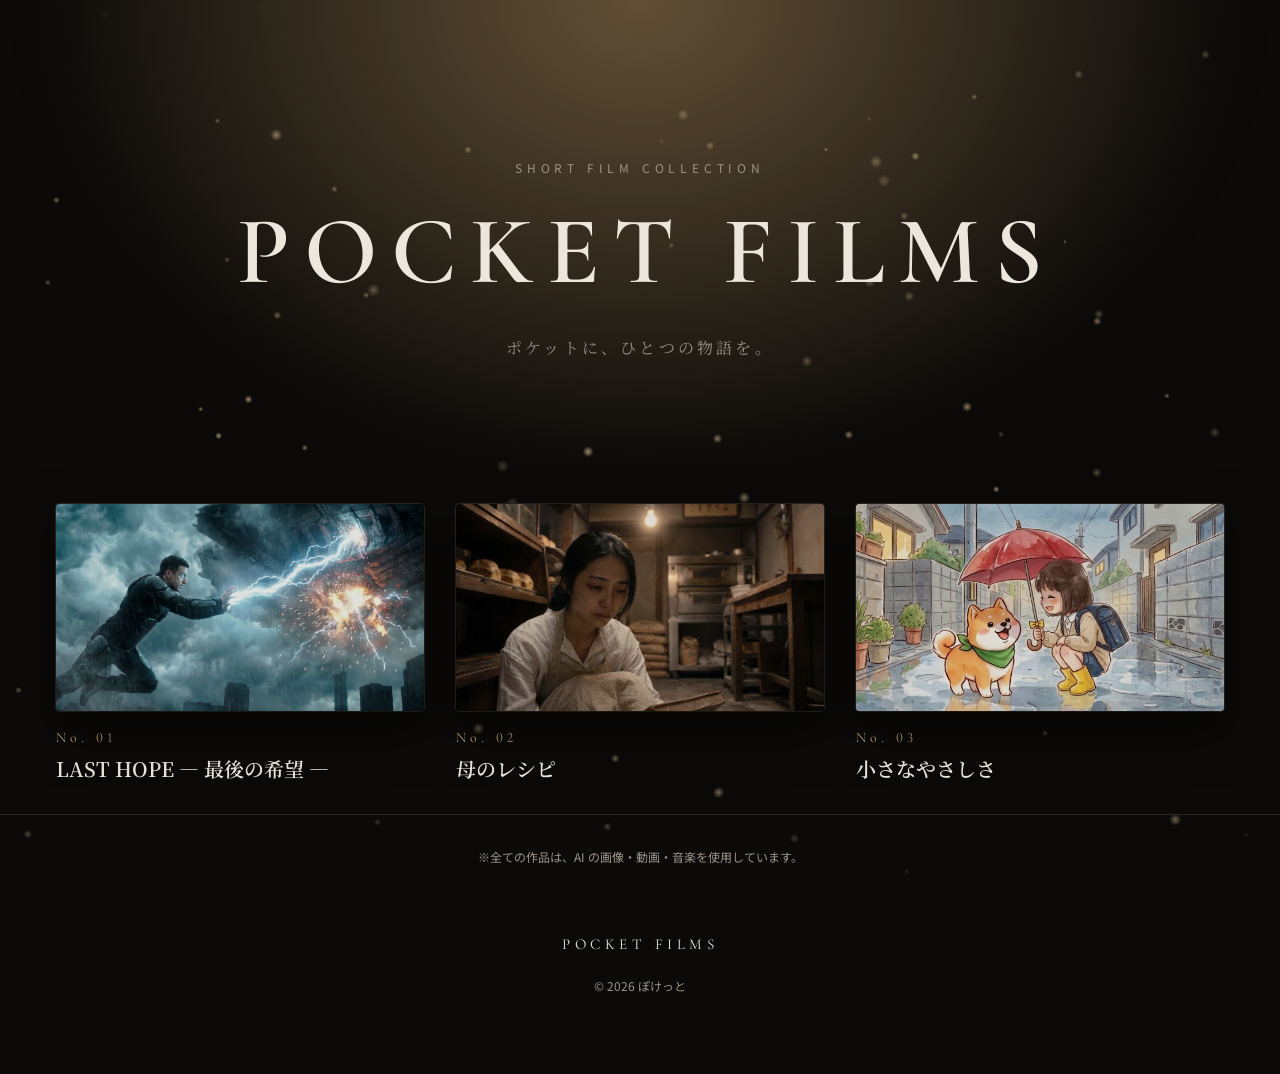
<file: index.html>
<!doctype html>
<html lang="ja">
<head>
<meta charset="utf-8">
<meta name="viewport" content="width=device-width, initial-scale=1, maximum-scale=1">
<title>POCKET FILMS</title>
<meta name="description" content="AI で作った短編映画のコレクション。ポケットに、ひとつの物語を。">
<meta property="og:type" content="website">
<meta property="og:site_name" content="POCKET FILMS">
<meta property="og:title" content="POCKET FILMS">
<meta property="og:description" content="AI で作った短編映画のコレクション。ポケットに、ひとつの物語を。">
<meta property="og:url" content="https://hirohata1219.github.io/short-films/">
<meta property="og:image" content="https://hirohata1219.github.io/short-films/images/og.jpg">
<meta name="twitter:card" content="summary_large_image">
<link rel="icon" href="favicon.svg" type="image/svg+xml">
<link rel="apple-touch-icon" href="apple-touch-icon.png">

<link rel="preconnect" href="https://fonts.googleapis.com">
<link rel="preconnect" href="https://fonts.gstatic.com" crossorigin>
<link href="https://fonts.googleapis.com/css2?family=Cormorant+Garamond:wght@500;600&family=Noto+Serif+JP:wght@400;600&family=Noto+Sans+JP:wght@400;500&display=swap" rel="stylesheet">
<link rel="stylesheet" href="style.css?v=0e4cff88">
</head>
<body>

<canvas class="dust" aria-hidden="true"></canvas>

<header class="hero">
  <p class="eyebrow">SHORT FILM COLLECTION</p>
  <h1>POCKET FILMS</h1>
  <p class="lead">ポケットに、ひとつの物語を。</p>
</header>

<main class="grid">
  <a class="card" href="works/last-hope.html">
    <div class="thumb" style="background-image:url([data-uri])"><img src="images/last-hope.jpg?v=cd52f248" alt="LAST HOPE ― 最後の希望 ― の一場面" loading="lazy"><video src="previews/last-hope.mp4?v=15c67461" muted loop playsinline preload="none" aria-hidden="true"></video></div>
    <p class="no">No. 01</p>
    <h2>LAST HOPE ― 最後の希望 ―</h2>
  </a>
  <a class="card" href="works/haha-no-recipe.html">
    <div class="thumb" style="background-image:url([data-uri])"><img src="images/haha-no-recipe.jpg?v=2d9e8d00" alt="母のレシピ の一場面" loading="lazy"><video src="previews/haha-no-recipe.mp4?v=f7019de9" muted loop playsinline preload="none" aria-hidden="true"></video></div>
    <p class="no">No. 02</p>
    <h2>母のレシピ</h2>
  </a>
  <a class="card" href="works/chiisana-yasashisa.html">
    <div class="thumb" style="background-image:url([data-uri])"><img src="images/chiisana-yasashisa.jpg?v=c703bb4a" alt="小さなやさしさ の一場面" loading="lazy"><video src="previews/chiisana-yasashisa.mp4?v=0739dc7c" muted loop playsinline preload="none" aria-hidden="true"></video></div>
    <p class="no">No. 03</p>
    <h2>小さなやさしさ</h2>
  </a>
</main>

<footer>
  <p class="credit-note">※全ての作品は、AI の画像・動画・音楽を使用しています。</p>
  <p class="mark">POCKET FILMS</p>
  <p>&copy; 2026 ぽけっと</p>
</footer>

<script src="script.js?v=c677a826"></script>
</body>
</html>
</file>
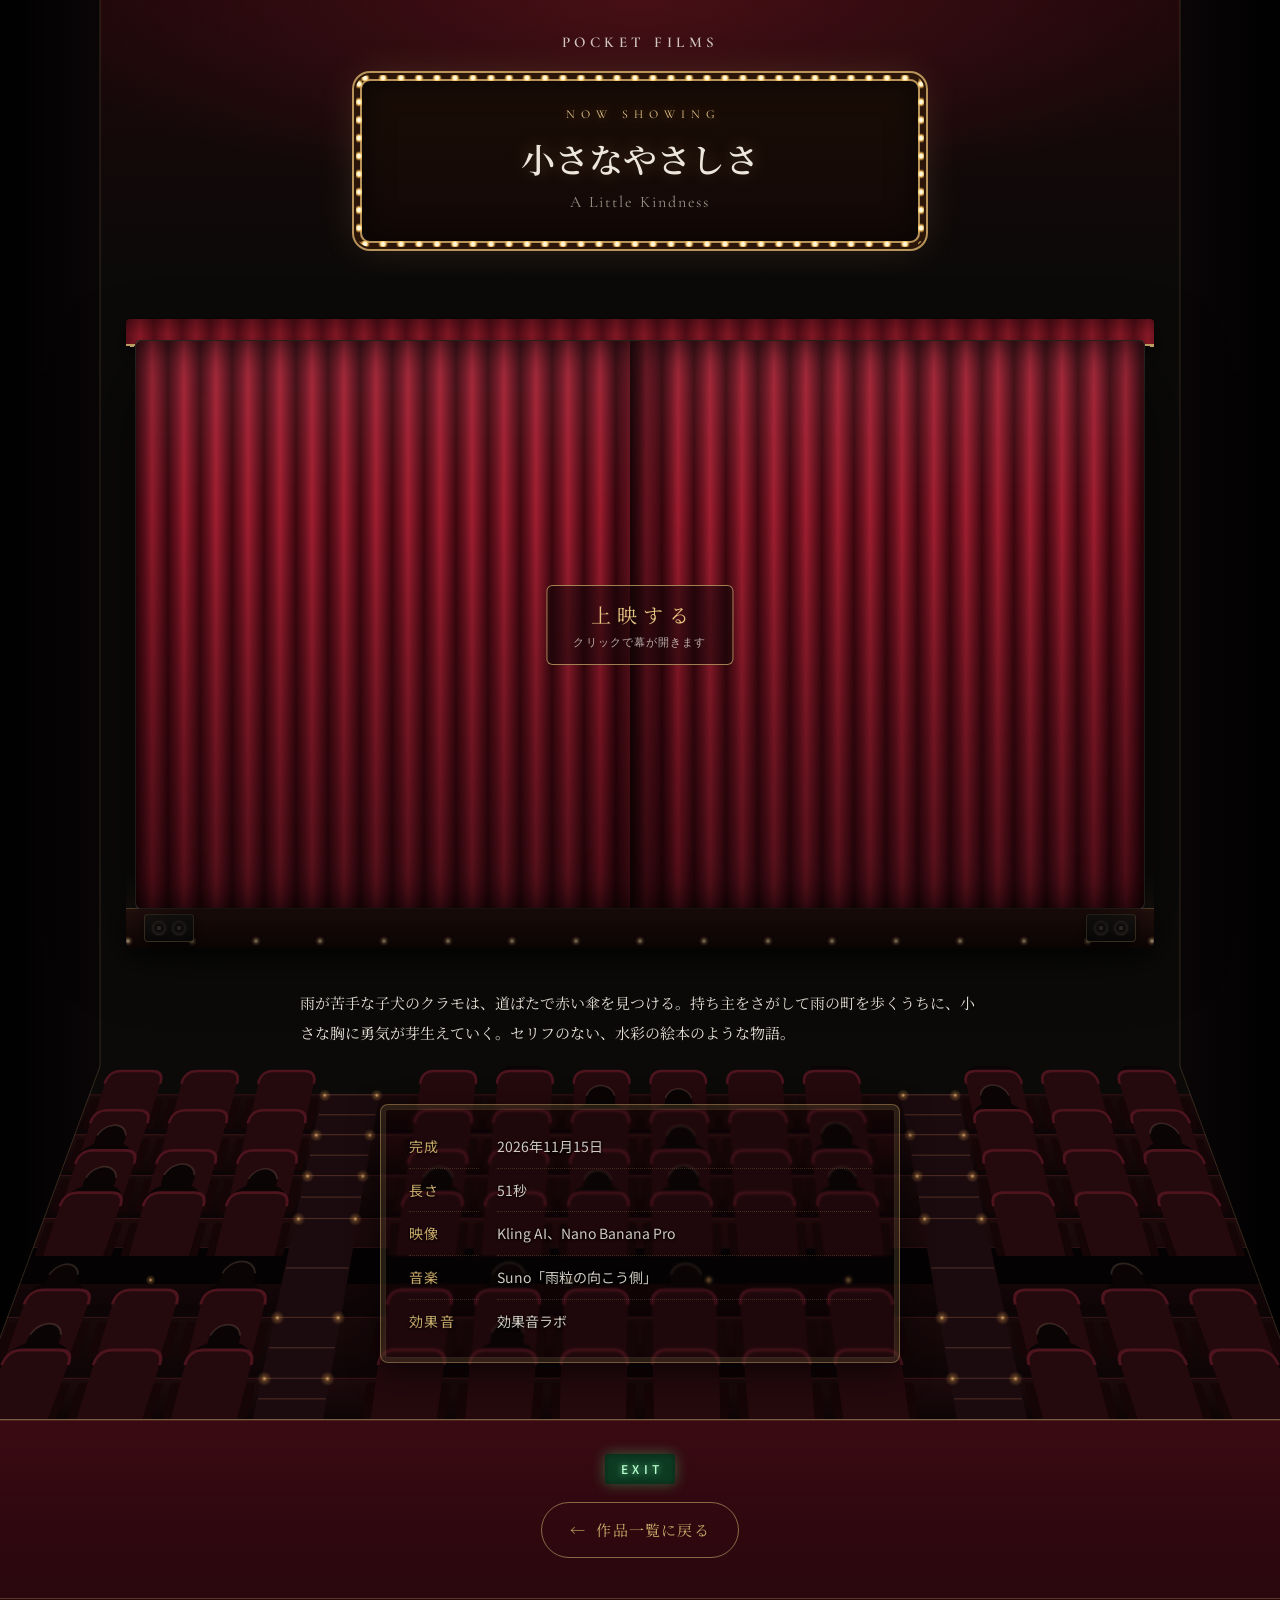
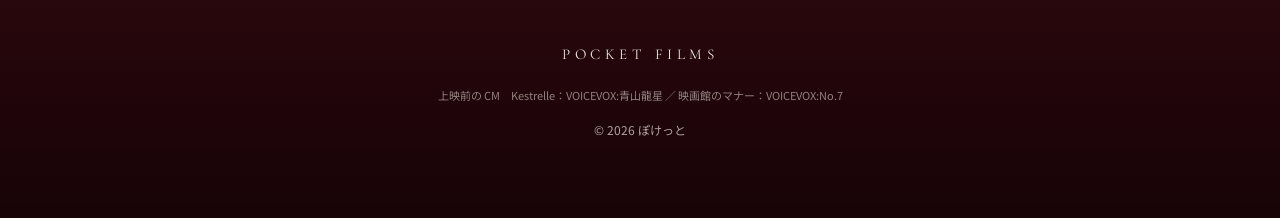
<file: works/chiisana-yasashisa.html>
<!doctype html>
<html lang="ja">
<head>
<meta charset="utf-8">
<meta name="viewport" content="width=device-width, initial-scale=1, maximum-scale=1">
<title>小さなやさしさ | POCKET FILMS</title>
<meta name="description" content="雨が苦手な子犬のクラモは、道ばたで赤い傘を見つける。持ち主をさがして雨の町を歩くうちに、小さな胸に勇気が芽生えていく。セリフのない、水彩の絵本のような物語。">
<meta property="og:type" content="website">
<meta property="og:site_name" content="POCKET FILMS">
<meta property="og:title" content="小さなやさしさ | POCKET FILMS">
<meta property="og:description" content="雨が苦手な子犬のクラモは、道ばたで赤い傘を見つける。持ち主をさがして雨の町を歩くうちに、小さな胸に勇気が芽生えていく。セリフのない、水彩の絵本のような物語。">
<meta property="og:url" content="https://hirohata1219.github.io/short-films/works/chiisana-yasashisa.html">
<meta property="og:image" content="https://hirohata1219.github.io/short-films/images/chiisana-yasashisa.jpg">
<meta name="twitter:card" content="summary_large_image">
<link rel="icon" href="../favicon.svg" type="image/svg+xml">
<link rel="apple-touch-icon" href="../apple-touch-icon.png">

<link rel="preconnect" href="https://fonts.googleapis.com">
<link rel="preconnect" href="https://fonts.gstatic.com" crossorigin>
<link href="https://fonts.googleapis.com/css2?family=Cormorant+Garamond:wght@500;600&family=Noto+Serif+JP:wght@400;600&family=Noto+Sans+JP:wght@400;500&display=swap" rel="stylesheet">
<link href="https://fonts.googleapis.com/css2?family=Zen+Maru+Gothic:wght@700&text=%E3%81%8A%E3%81%97%E3%81%BE%E3%81%84&display=swap" rel="stylesheet">
<link rel="stylesheet" href="../style.css?v=0e4cff88">
</head>
<body class="work-page">


<section class="stage">
  <header class="topbar">
    <a class="logo" href="../index.html">POCKET FILMS</a>
  </header>
  <div class="marquee">
    <p class="now-showing">NOW SHOWING</p>
    <div class="film-head">
        <h1>小さなやさしさ</h1>
        <p class="en">A Little Kindness</p>
    </div>
  </div>
</section>

<main class="film">
  <div class="proscenium">
  <div class="screen-valance" aria-hidden="true"></div>
  <div class="screen">
    <video playsinline preload="metadata" poster="../images/chiisana-yasashisa.jpg" width="1280" height="720" style="aspect-ratio:1280/720" data-ads="../ads/kestrelle.mp4 ../ads/manner.mp4" data-ad-fades="1600 0" data-intro="../intro/pocket-films.mp4" data-film-start="9.8333" data-film-end="60.8333" data-notice-at="1.917" data-end-after="2.0">
      <source src="../films/chiisana-yasashisa.mp4" type="video/mp4">
    </video>
    <button class="tap-layer" type="button" aria-label="再生・一時停止"></button>
    <button class="ad-skip" type="button">CM をスキップ<svg viewBox="0 0 24 24" aria-hidden="true"><path d="M6 6l8.5 6L6 18zM16 6h2v12h-2z"/></svg></button>
    <button class="big-play" type="button" aria-label="再生"><svg viewBox="0 0 24 24" aria-hidden="true"><path d="M8 5v14l11-7z"/></svg></button>
    <button class="sc-curtains" type="button" aria-label="幕を開ける">
      <span class="sc-curtain sc-left" aria-hidden="true"></span>
      <span class="sc-curtain sc-right" aria-hidden="true"></span>
      <span class="sc-hint"><span class="sc-hint-main">上映する</span><span class="sc-hint-sub">クリックで幕が開きます</span></span>
    </button>
    <div class="controls">
      <input class="c-seek" type="range" min="0" max="1000" step="1" value="0" aria-label="再生位置">
      <div class="c-row">
        <span class="c-time c-cur c-left">0:00 / 0:00</span>
        <div class="c-center">
          <button class="c-btn c-skip c-back" type="button" aria-label="5秒戻る"><svg viewBox="0 0 24 24" aria-hidden="true"><path d="M12 5V2L7 6l5 4V7a6 6 0 1 1-6 6H4a8 8 0 1 0 8-8z"/></svg><span>5</span></button>
          <button class="c-btn c-play" type="button" aria-label="再生"><svg class="i-play" viewBox="0 0 24 24" aria-hidden="true"><path d="M8 5v14l11-7z"/></svg><svg class="i-pause" viewBox="0 0 24 24" aria-hidden="true"><path d="M6 5h4v14H6zM14 5h4v14h-4z"/></svg></button>
          <button class="c-btn c-skip c-fwd" type="button" aria-label="5秒進む"><svg viewBox="0 0 24 24" aria-hidden="true"><path d="M12 5V2l5 4-5 4V7a6 6 0 1 0 6 6h2a8 8 0 1 1-8-8z"/></svg><span>5</span></button>
        </div>
        <div class="c-right">
          <button class="c-btn c-icon c-mute" type="button" aria-label="音を消す"><svg class="i-vol" viewBox="0 0 24 24" aria-hidden="true"><path d="M3 9v6h4l5 5V4L7 9H3zm13.5 3A4.5 4.5 0 0 0 14 8v8a4.5 4.5 0 0 0 2.5-4z"/></svg><svg class="i-muted" viewBox="0 0 24 24" aria-hidden="true"><path d="M3 9v6h4l5 5V4L7 9H3zm13.6 0L15 10.4 16.6 12 15 13.6 16.4 15 18 13.4 19.6 15 21 13.6 19.4 12 21 10.4 19.6 9 18 10.6z"/></svg></button>
          <button class="c-btn c-icon c-full" type="button" aria-label="全画面"><svg viewBox="0 0 24 24" aria-hidden="true"><path d="M7 14H5v5h5v-2H7zm-2-4h2V7h3V5H5zm12 7h-3v2h5v-5h-2zM14 5v2h3v3h2V5z"/></svg></button>
        </div>
      </div>
    </div>
    <div data-lead="2.78" data-fade="1.4" class="end-mark em-book" aria-hidden="true"><span class="em-text">おしまい</span><svg class="em-umb" viewBox="0 0 64 64" aria-hidden="true"><path d="M32 8C17 8 6 19 5 31c4-3 8-3 11 0 3-3 8-3 11 0 3-3 7-3 10 0 3-3 8-3 11 0 3-3 8-3 11 0C58 19 47 8 32 8z" fill="#d8453b"/><path d="M32 8c-6 6-8 14-8 23M32 8c6 6 8 14 8 23" stroke="#a52f28" stroke-width="1.6" fill="none" opacity=".7"/><path d="M32 6v3M32 31v20c0 4-6 4-6 0" stroke="#6b4a36" stroke-width="2.6" fill="none" stroke-linecap="round"/></svg></div>
    <div class="credits" data-bang="23.42" data-roll="4.0">
      <div class="cr-roll"><div class="cr-inner">
        <dl class="cr-list"><dt>制作</dt><dd>POCKET FILMS</dd><dt>監督・脚本・編集</dt><dd>ぽけっと</dd><dt>映像生成</dt><dd>Kling AI<br>Nano Banana Pro</dd><dt>音楽</dt><dd>「雨粒の向こう側」</dd><dt>効果音</dt><dd>効果音ラボ</dd><dt>制作協力</dt><dd>Claude Code</dd></dl>
      </div>
      <p class="cr-title" data-at="20.23" data-mode="slow" data-fade="2">小さなやさしさ</p>
      </div>
      <div class="cr-scenes" aria-hidden="true"><img src="../credits/chiisana-yasashisa-1.jpg" alt=""><img src="../credits/chiisana-yasashisa-2.jpg" alt=""><img src="../credits/chiisana-yasashisa-3.jpg" alt=""><img src="../credits/chiisana-yasashisa-4.jpg" alt=""></div>
      <div class="cr-final"><p class="cr-final-c">&copy; 2026&ensp;POCKET FILMS</p></div>
    </div>
  </div>
  <div class="stage-floor" aria-hidden="true">
    <span class="speaker speaker-l"><i></i><i></i></span>
    <span class="speaker speaker-r"><i></i><i></i></span>
  </div>
  </div>
  <div class="info">
      <p class="synopsis">雨が苦手な子犬のクラモは、道ばたで赤い傘を見つける。持ち主をさがして雨の町を歩くうちに、小さな胸に勇気が芽生えていく。セリフのない、水彩の絵本のような物語。</p>
      <dl class="meta">
          <dt>完成</dt><dd>2026年11月15日</dd>
          <dt>長さ</dt><dd>51秒</dd>
          <dt>映像</dt><dd>Kling AI、Nano Banana Pro</dd>
          <dt>音楽</dt><dd>Suno「雨粒の向こう側」</dd>
          <dt>効果音</dt><dd>効果音ラボ</dd>
      </dl>
  </div>
</main>

<div class="seats" aria-hidden="true"></div>


<footer>
  <p class="exit-sign" aria-hidden="true">EXIT</p>
  <p class="footer-back"><a class="back-list" href="../index.html"><span aria-hidden="true">←</span> 作品一覧に戻る</a></p>
  <p class="mark">POCKET FILMS</p>
  <p class="cm-credit">上映前の CM　Kestrelle：VOICEVOX:青山龍星 ／ 映画館のマナー：VOICEVOX:No.7</p>
  <p>&copy; 2026 ぽけっと</p>
</footer>

<script src="../script.js?v=c677a826"></script>
</body>
</html>
</file>
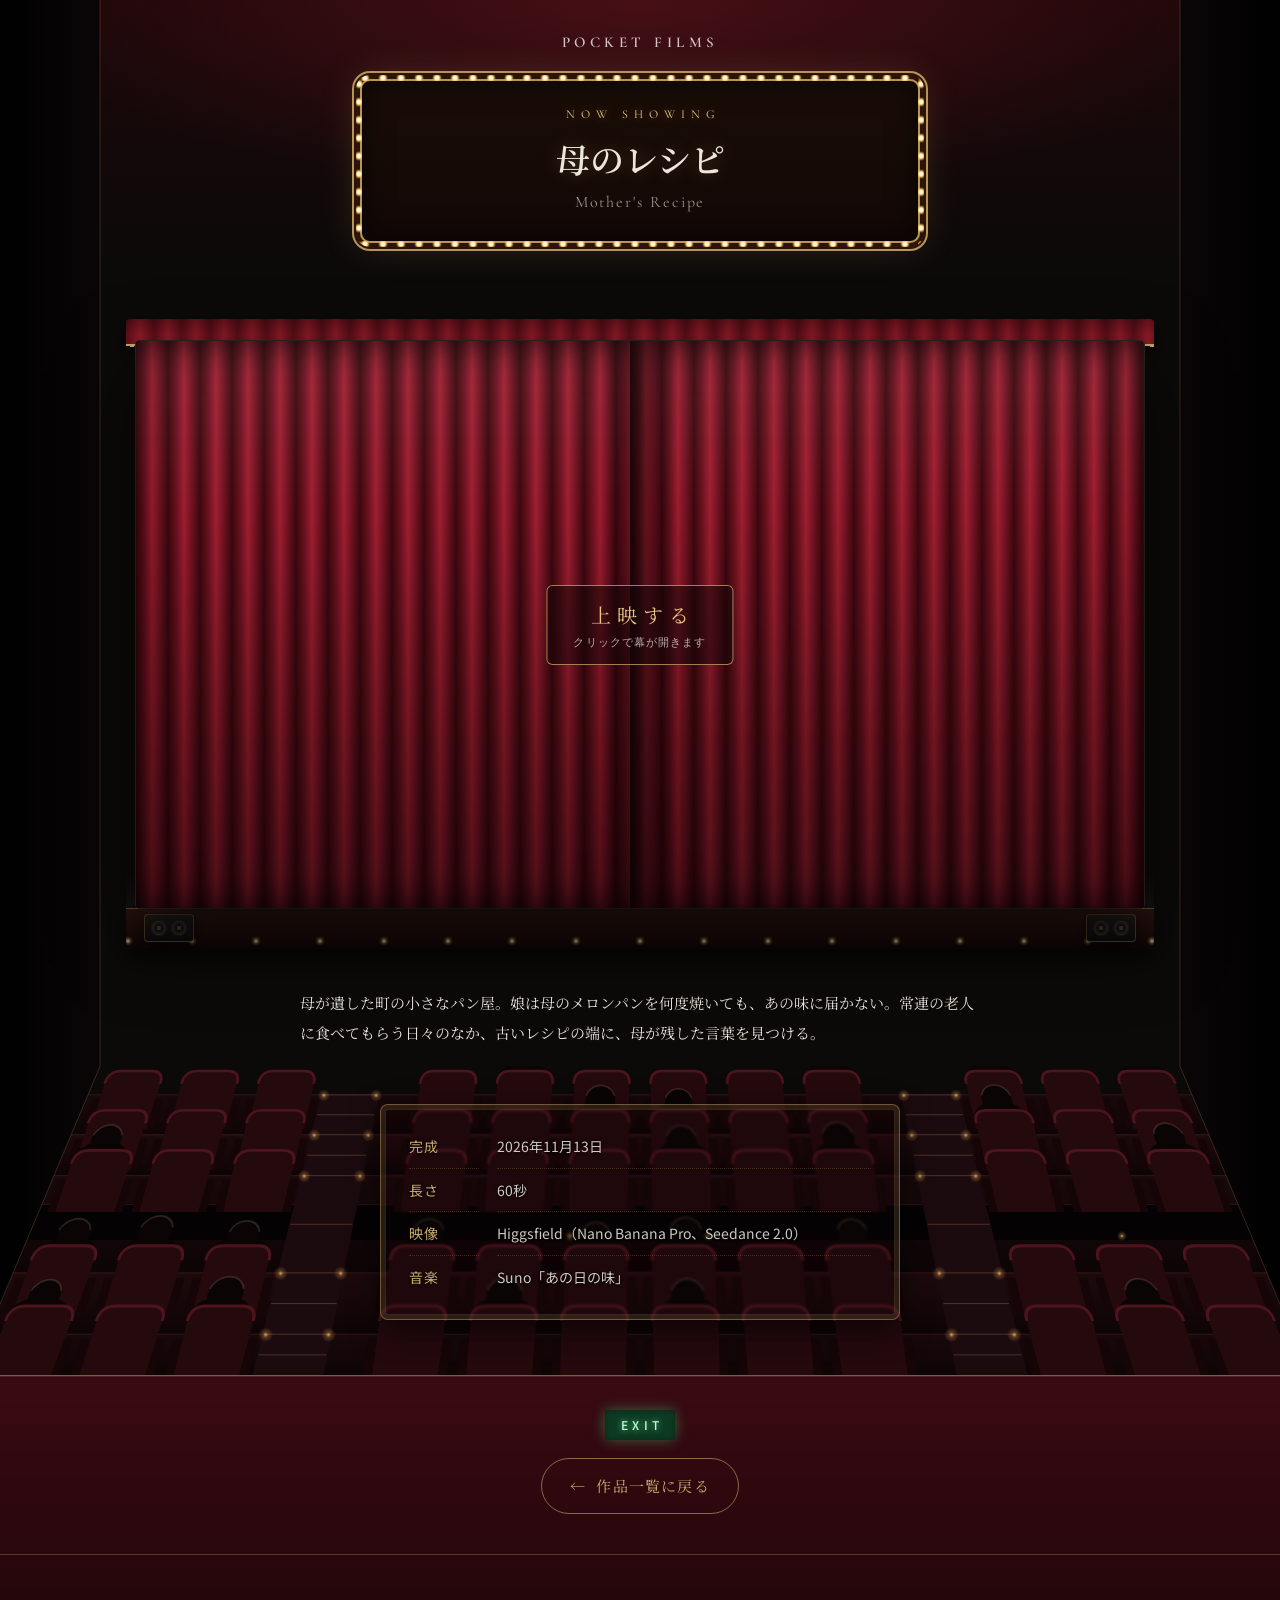
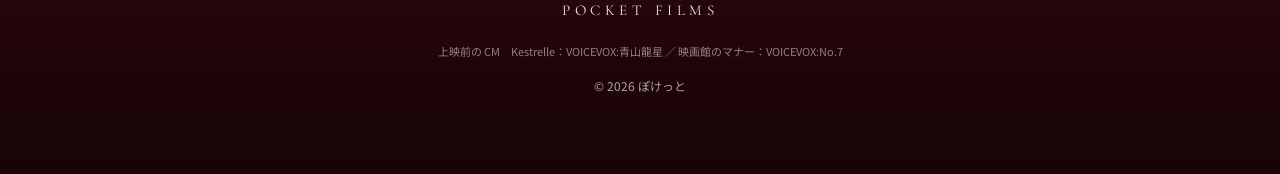
<file: works/haha-no-recipe.html>
<!doctype html>
<html lang="ja">
<head>
<meta charset="utf-8">
<meta name="viewport" content="width=device-width, initial-scale=1, maximum-scale=1">
<title>母のレシピ | POCKET FILMS</title>
<meta name="description" content="母が遺した町の小さなパン屋。娘は母のメロンパンを何度焼いても、あの味に届かない。常連の老人に食べてもらう日々のなか、古いレシピの端に、母が残した言葉を見つける。">
<meta property="og:type" content="website">
<meta property="og:site_name" content="POCKET FILMS">
<meta property="og:title" content="母のレシピ | POCKET FILMS">
<meta property="og:description" content="母が遺した町の小さなパン屋。娘は母のメロンパンを何度焼いても、あの味に届かない。常連の老人に食べてもらう日々のなか、古いレシピの端に、母が残した言葉を見つける。">
<meta property="og:url" content="https://hirohata1219.github.io/short-films/works/haha-no-recipe.html">
<meta property="og:image" content="https://hirohata1219.github.io/short-films/images/haha-no-recipe.jpg">
<meta name="twitter:card" content="summary_large_image">
<link rel="icon" href="../favicon.svg" type="image/svg+xml">
<link rel="apple-touch-icon" href="../apple-touch-icon.png">

<link rel="preconnect" href="https://fonts.googleapis.com">
<link rel="preconnect" href="https://fonts.gstatic.com" crossorigin>
<link href="https://fonts.googleapis.com/css2?family=Cormorant+Garamond:wght@500;600&family=Noto+Serif+JP:wght@400;600&family=Noto+Sans+JP:wght@400;500&display=swap" rel="stylesheet">
<link href="https://fonts.googleapis.com/css2?family=Yuji+Syuku&text=%E7%B5%82&display=swap" rel="stylesheet">
<link rel="stylesheet" href="../style.css?v=0e4cff88">
</head>
<body class="work-page">


<section class="stage">
  <header class="topbar">
    <a class="logo" href="../index.html">POCKET FILMS</a>
  </header>
  <div class="marquee">
    <p class="now-showing">NOW SHOWING</p>
    <div class="film-head">
        <h1>母のレシピ</h1>
        <p class="en">Mother's Recipe</p>
    </div>
  </div>
</section>

<main class="film">
  <div class="proscenium">
  <div class="screen-valance" aria-hidden="true"></div>
  <div class="screen">
    <video playsinline preload="metadata" poster="../images/haha-no-recipe.jpg" width="1280" height="720" style="aspect-ratio:1280/720" data-ads="../ads/kestrelle.mp4 ../ads/manner.mp4" data-ad-fades="1600 0" data-intro="../intro/pocket-films.mp4" data-film-start="12.9167" data-film-end="72.8333" data-notice-at="3.458" data-end-after="2.5">
      <source src="../films/haha-no-recipe.mp4" type="video/mp4">
    </video>
    <button class="tap-layer" type="button" aria-label="再生・一時停止"></button>
    <button class="ad-skip" type="button">CM をスキップ<svg viewBox="0 0 24 24" aria-hidden="true"><path d="M6 6l8.5 6L6 18zM16 6h2v12h-2z"/></svg></button>
    <button class="big-play" type="button" aria-label="再生"><svg viewBox="0 0 24 24" aria-hidden="true"><path d="M8 5v14l11-7z"/></svg></button>
    <button class="sc-curtains" type="button" aria-label="幕を開ける">
      <span class="sc-curtain sc-left" aria-hidden="true"></span>
      <span class="sc-curtain sc-right" aria-hidden="true"></span>
      <span class="sc-hint"><span class="sc-hint-main">上映する</span><span class="sc-hint-sub">クリックで幕が開きます</span></span>
    </button>
    <div class="controls">
      <input class="c-seek" type="range" min="0" max="1000" step="1" value="0" aria-label="再生位置">
      <div class="c-row">
        <span class="c-time c-cur c-left">0:00 / 0:00</span>
        <div class="c-center">
          <button class="c-btn c-skip c-back" type="button" aria-label="5秒戻る"><svg viewBox="0 0 24 24" aria-hidden="true"><path d="M12 5V2L7 6l5 4V7a6 6 0 1 1-6 6H4a8 8 0 1 0 8-8z"/></svg><span>5</span></button>
          <button class="c-btn c-play" type="button" aria-label="再生"><svg class="i-play" viewBox="0 0 24 24" aria-hidden="true"><path d="M8 5v14l11-7z"/></svg><svg class="i-pause" viewBox="0 0 24 24" aria-hidden="true"><path d="M6 5h4v14H6zM14 5h4v14h-4z"/></svg></button>
          <button class="c-btn c-skip c-fwd" type="button" aria-label="5秒進む"><svg viewBox="0 0 24 24" aria-hidden="true"><path d="M12 5V2l5 4-5 4V7a6 6 0 1 0 6 6h2a8 8 0 1 1-8-8z"/></svg><span>5</span></button>
        </div>
        <div class="c-right">
          <button class="c-btn c-icon c-mute" type="button" aria-label="音を消す"><svg class="i-vol" viewBox="0 0 24 24" aria-hidden="true"><path d="M3 9v6h4l5 5V4L7 9H3zm13.5 3A4.5 4.5 0 0 0 14 8v8a4.5 4.5 0 0 0 2.5-4z"/></svg><svg class="i-muted" viewBox="0 0 24 24" aria-hidden="true"><path d="M3 9v6h4l5 5V4L7 9H3zm13.6 0L15 10.4 16.6 12 15 13.6 16.4 15 18 13.4 19.6 15 21 13.6 19.4 12 21 10.4 19.6 9 18 10.6z"/></svg></button>
          <button class="c-btn c-icon c-full" type="button" aria-label="全画面"><svg viewBox="0 0 24 24" aria-hidden="true"><path d="M7 14H5v5h5v-2H7zm-2-4h2V7h3V5H5zm12 7h-3v2h5v-5h-2zM14 5v2h3v3h2V5z"/></svg></button>
        </div>
      </div>
    </div>
    <div data-lead="2.97" data-fade="0.7" class="end-mark em-drama" aria-hidden="true"><span class="em-kanji">終</span><span class="em-sub">制作・著作</span><span class="em-co">POCKET FILMS</span></div>
    <div class="credits" data-bang="31.96" data-roll="6.0">
      <div class="cr-roll"><div class="cr-inner">
        <dl class="cr-list"><dt>制作</dt><dd>POCKET FILMS</dd><dt>監督・脚本・編集</dt><dd>ぽけっと</dd><dt>映像生成</dt><dd>Higgsfield<br>Nano Banana Pro / Seedance 2.0</dd><dt>音楽</dt><dd>「あの日の味」</dd><dt>制作協力</dt><dd>Claude Code</dd></dl>
      </div>
      <p class="cr-title" data-at="26.75" data-mode="slow" data-fade="3">母のレシピ</p>
      </div>
      <div class="cr-scenes" aria-hidden="true"><img src="../credits/haha-no-recipe-1.jpg" alt=""><img src="../credits/haha-no-recipe-2.jpg" alt=""><img src="../credits/haha-no-recipe-3.jpg" alt=""><img src="../credits/haha-no-recipe-4.jpg" alt=""></div>
      <div class="cr-final"><p class="cr-final-c">&copy; 2026&ensp;POCKET FILMS</p></div>
    </div>
  </div>
  <div class="stage-floor" aria-hidden="true">
    <span class="speaker speaker-l"><i></i><i></i></span>
    <span class="speaker speaker-r"><i></i><i></i></span>
  </div>
  </div>
  <div class="info">
      <p class="synopsis">母が遺した町の小さなパン屋。娘は母のメロンパンを何度焼いても、あの味に届かない。常連の老人に食べてもらう日々のなか、古いレシピの端に、母が残した言葉を見つける。</p>
      <dl class="meta">
          <dt>完成</dt><dd>2026年11月13日</dd>
          <dt>長さ</dt><dd>60秒</dd>
          <dt>映像</dt><dd>Higgsfield（Nano Banana Pro、Seedance 2.0）</dd>
          <dt>音楽</dt><dd>Suno「あの日の味」</dd>
      </dl>
  </div>
</main>

<div class="seats" aria-hidden="true"></div>


<footer>
  <p class="exit-sign" aria-hidden="true">EXIT</p>
  <p class="footer-back"><a class="back-list" href="../index.html"><span aria-hidden="true">←</span> 作品一覧に戻る</a></p>
  <p class="mark">POCKET FILMS</p>
  <p class="cm-credit">上映前の CM　Kestrelle：VOICEVOX:青山龍星 ／ 映画館のマナー：VOICEVOX:No.7</p>
  <p>&copy; 2026 ぽけっと</p>
</footer>

<script src="../script.js?v=c677a826"></script>
</body>
</html>
</file>
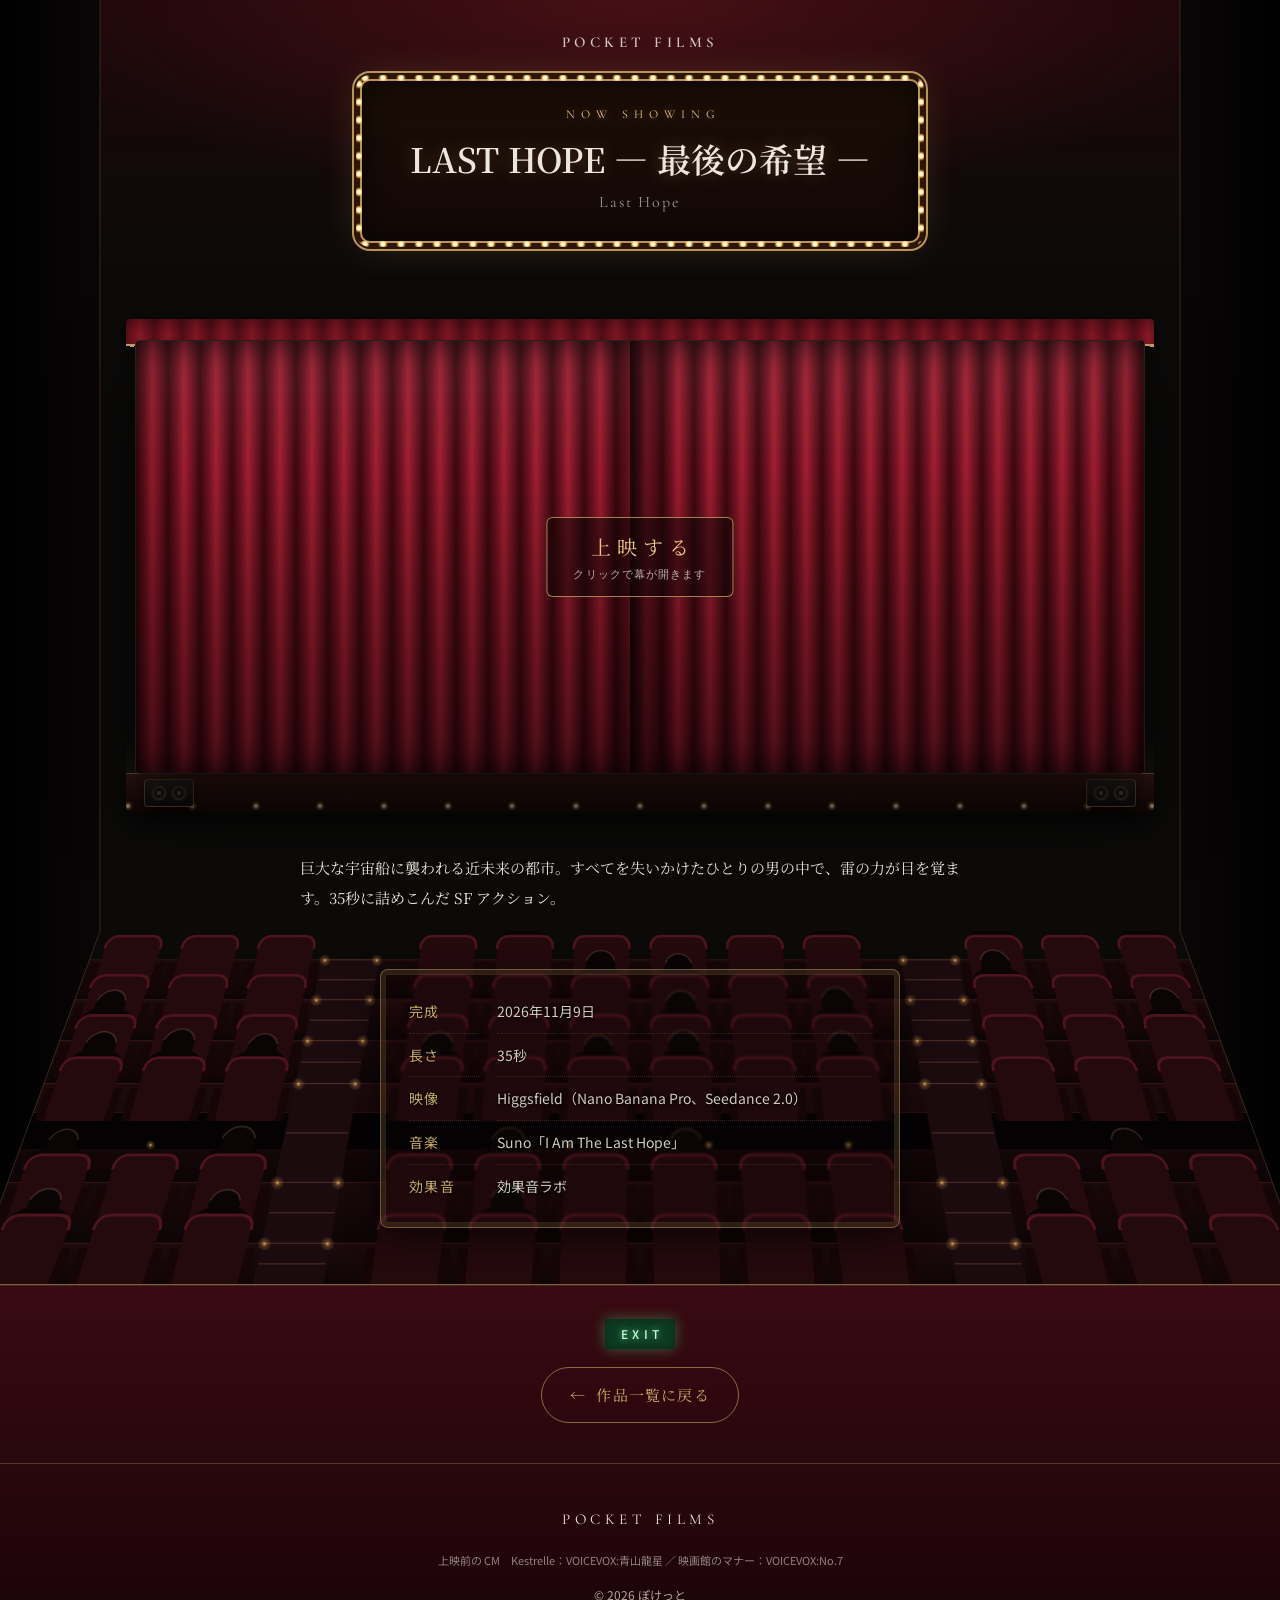
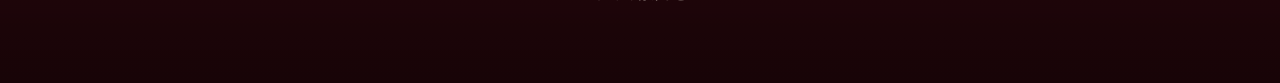
<file: works/last-hope.html>
<!doctype html>
<html lang="ja">
<head>
<meta charset="utf-8">
<meta name="viewport" content="width=device-width, initial-scale=1, maximum-scale=1">
<title>LAST HOPE ― 最後の希望 ― | POCKET FILMS</title>
<meta name="description" content="巨大な宇宙船に襲われる近未来の都市。すべてを失いかけたひとりの男の中で、雷の力が目を覚ます。35秒に詰めこんだ SF アクション。">
<meta property="og:type" content="website">
<meta property="og:site_name" content="POCKET FILMS">
<meta property="og:title" content="LAST HOPE ― 最後の希望 ― | POCKET FILMS">
<meta property="og:description" content="巨大な宇宙船に襲われる近未来の都市。すべてを失いかけたひとりの男の中で、雷の力が目を覚ます。35秒に詰めこんだ SF アクション。">
<meta property="og:url" content="https://hirohata1219.github.io/short-films/works/last-hope.html">
<meta property="og:image" content="https://hirohata1219.github.io/short-films/images/last-hope.jpg">
<meta name="twitter:card" content="summary_large_image">
<link rel="icon" href="../favicon.svg" type="image/svg+xml">
<link rel="apple-touch-icon" href="../apple-touch-icon.png">

<link rel="preconnect" href="https://fonts.googleapis.com">
<link rel="preconnect" href="https://fonts.gstatic.com" crossorigin>
<link href="https://fonts.googleapis.com/css2?family=Cormorant+Garamond:wght@500;600&family=Noto+Serif+JP:wght@400;600&family=Noto+Sans+JP:wght@400;500&display=swap" rel="stylesheet">
<link href="https://fonts.googleapis.com/css2?family=Orbitron:wght@700&display=swap" rel="stylesheet">
<link rel="stylesheet" href="../style.css?v=0e4cff88">
</head>
<body class="work-page">


<section class="stage">
  <header class="topbar">
    <a class="logo" href="../index.html">POCKET FILMS</a>
  </header>
  <div class="marquee">
    <p class="now-showing">NOW SHOWING</p>
    <div class="film-head">
        <h1 class="title-lh">LAST HOPE <span class="sub">― 最後の希望 ―</span></h1>
        <p class="en">Last Hope</p>
    </div>
  </div>
</section>

<main class="film">
  <div class="proscenium">
  <div class="screen-valance" aria-hidden="true"></div>
  <div class="screen">
    <video playsinline preload="metadata" poster="../images/last-hope.jpg" width="1470" height="630" style="aspect-ratio:1470/630" data-ads="../ads/kestrelle.mp4 ../ads/manner.mp4" data-ad-fades="1600 0" data-intro="../intro/pocket-films.mp4" data-film-start="9.3333" data-notice-at="1.667">
      <source src="../films/last-hope.mp4" type="video/mp4">
    </video>
    <button class="tap-layer" type="button" aria-label="再生・一時停止"></button>
    <button class="ad-skip" type="button">CM をスキップ<svg viewBox="0 0 24 24" aria-hidden="true"><path d="M6 6l8.5 6L6 18zM16 6h2v12h-2z"/></svg></button>
    <button class="big-play" type="button" aria-label="再生"><svg viewBox="0 0 24 24" aria-hidden="true"><path d="M8 5v14l11-7z"/></svg></button>
    <button class="sc-curtains" type="button" aria-label="幕を開ける">
      <span class="sc-curtain sc-left" aria-hidden="true"></span>
      <span class="sc-curtain sc-right" aria-hidden="true"></span>
      <span class="sc-hint"><span class="sc-hint-main">上映する</span><span class="sc-hint-sub">クリックで幕が開きます</span></span>
    </button>
    <div class="controls">
      <input class="c-seek" type="range" min="0" max="1000" step="1" value="0" aria-label="再生位置">
      <div class="c-row">
        <span class="c-time c-cur c-left">0:00 / 0:00</span>
        <div class="c-center">
          <button class="c-btn c-skip c-back" type="button" aria-label="5秒戻る"><svg viewBox="0 0 24 24" aria-hidden="true"><path d="M12 5V2L7 6l5 4V7a6 6 0 1 1-6 6H4a8 8 0 1 0 8-8z"/></svg><span>5</span></button>
          <button class="c-btn c-play" type="button" aria-label="再生"><svg class="i-play" viewBox="0 0 24 24" aria-hidden="true"><path d="M8 5v14l11-7z"/></svg><svg class="i-pause" viewBox="0 0 24 24" aria-hidden="true"><path d="M6 5h4v14H6zM14 5h4v14h-4z"/></svg></button>
          <button class="c-btn c-skip c-fwd" type="button" aria-label="5秒進む"><svg viewBox="0 0 24 24" aria-hidden="true"><path d="M12 5V2l5 4-5 4V7a6 6 0 1 0 6 6h2a8 8 0 1 1-8-8z"/></svg><span>5</span></button>
        </div>
        <div class="c-right">
          <button class="c-btn c-icon c-mute" type="button" aria-label="音を消す"><svg class="i-vol" viewBox="0 0 24 24" aria-hidden="true"><path d="M3 9v6h4l5 5V4L7 9H3zm13.5 3A4.5 4.5 0 0 0 14 8v8a4.5 4.5 0 0 0 2.5-4z"/></svg><svg class="i-muted" viewBox="0 0 24 24" aria-hidden="true"><path d="M3 9v6h4l5 5V4L7 9H3zm13.6 0L15 10.4 16.6 12 15 13.6 16.4 15 18 13.4 19.6 15 21 13.6 19.4 12 21 10.4 19.6 9 18 10.6z"/></svg></button>
          <button class="c-btn c-icon c-full" type="button" aria-label="全画面"><svg viewBox="0 0 24 24" aria-hidden="true"><path d="M7 14H5v5h5v-2H7zm-2-4h2V7h3V5H5zm12 7h-3v2h5v-5h-2zM14 5v2h3v3h2V5z"/></svg></button>
        </div>
      </div>
    </div>
    <div data-lead="2.1" data-fade="1.4" class="end-mark em-sf" aria-hidden="true"><span class="em-text">THE END</span></div>
    <div class="credits" data-bang="28.0">
      <div class="cr-roll"><div class="cr-inner">
        <dl class="cr-list"><dt>制作</dt><dd>POCKET FILMS</dd><dt>監督・脚本・編集</dt><dd>ぽけっと</dd><dt>映像生成</dt><dd>Higgsfield<br>Nano Banana Pro / Seedance 2.0</dd><dt>音楽</dt><dd>「I Am The Last Hope」</dd><dt>効果音</dt><dd>効果音ラボ</dd><dt>制作協力</dt><dd>Claude Code</dd></dl>
      </div>
      <p class="cr-title" data-at="26.5" data-mode="bang" data-fade="0">LAST HOPE<br>― 最後の希望 ―</p>
      </div>
      <div class="cr-scenes" aria-hidden="true"><img src="../credits/last-hope-1.jpg" alt=""><img src="../credits/last-hope-2.jpg" alt=""><img src="../credits/last-hope-3.jpg" alt=""><img src="../credits/last-hope-4.jpg" alt=""></div>
      <div class="cr-final"><p class="cr-final-c">&copy; 2026&ensp;POCKET FILMS</p></div>
    </div>
    <audio class="cr-music" preload="auto" src="../credits/last-hope.m4a"></audio>
  </div>
  <div class="stage-floor" aria-hidden="true">
    <span class="speaker speaker-l"><i></i><i></i></span>
    <span class="speaker speaker-r"><i></i><i></i></span>
  </div>
  </div>
  <div class="info">
      <p class="synopsis">巨大な宇宙船に襲われる近未来の都市。すべてを失いかけたひとりの男の中で、雷の力が目を覚ます。35秒に詰めこんだ SF アクション。</p>
      <dl class="meta">
          <dt>完成</dt><dd>2026年11月9日</dd>
          <dt>長さ</dt><dd>35秒</dd>
          <dt>映像</dt><dd>Higgsfield（Nano Banana Pro、Seedance 2.0）</dd>
          <dt>音楽</dt><dd>Suno「I Am The Last Hope」</dd>
          <dt>効果音</dt><dd>効果音ラボ</dd>
      </dl>
  </div>
</main>

<div class="seats" aria-hidden="true"></div>


<footer>
  <p class="exit-sign" aria-hidden="true">EXIT</p>
  <p class="footer-back"><a class="back-list" href="../index.html"><span aria-hidden="true">←</span> 作品一覧に戻る</a></p>
  <p class="mark">POCKET FILMS</p>
  <p class="cm-credit">上映前の CM　Kestrelle：VOICEVOX:青山龍星 ／ 映画館のマナー：VOICEVOX:No.7</p>
  <p>&copy; 2026 ぽけっと</p>
</footer>

<script src="../script.js?v=c677a826"></script>
</body>
</html>
</file>
<file: style.css>
/* =========================================================
   POCKET FILMS の見た目
   2026-11-17 に整理（それまでの直しを、最終的な値だけにまとめた）
   スマホ ＝ 幅 759px 以下、パソコン ＝ 760px 以上
   ========================================================= */

:root {
  --bg: #0b0a09;
  --text: #ece6dc;
  --muted: #9b9388;
  --line: #2a2622;
  --accent: #c9a96a;
  --serif-en: "Cormorant Garamond", "Times New Roman", serif;
  --serif-ja: "Noto Serif JP", serif;
  --sans: "Noto Sans JP", system-ui, sans-serif;
}
* { box-sizing: border-box; }
html, body { overflow-x: hidden; }               /* スポットライトの光で横にスクロールしないように */
@supports (overflow-x: clip) { html, body { overflow-x: clip; } }
@supports not (overflow: clip) { .card::before { left: 0; right: 0; } }
/* 2026-11-19 オーナー：スマホを横にして縦に戻すと、一覧の番号・題名・表紙が大きいまま戻らない → 文字の自動拡大を止め、横にはみ出さないように */
html { -webkit-text-size-adjust: 100%; text-size-adjust: 100%; }
html, body { overflow-x: clip; }
body {
  margin: 0;
  background: var(--bg);
  color: var(--text);
  font-family: var(--sans);
  line-height: 1.9;
  -webkit-font-smoothing: antialiased;
}
a { color: inherit; }

/* ---------- 共通の動き ---------- */
/* 暗転からページが現れる・暗転して次のページへ */
body { animation: page-in .7s ease both; }
body.leaving { opacity: 0; transition: opacity .45s ease; }
@keyframes page-in { from { opacity: 0; } to { opacity: 1; } }
@keyframes rise {
  from { opacity: 0; transform: translateY(14px); }
  to   { opacity: 1; transform: none; }
}
@keyframes title-in {
  from { opacity: 0; letter-spacing: .32em; filter: blur(8px); }
  to   { opacity: 1; letter-spacing: .14em; filter: blur(0); }
}
@keyframes dust-in { from { opacity: 0; } to { opacity: 1; } }

/* ---------- 共通のフッター ---------- */
footer {
  border-top: 1px solid var(--line);
  text-align: center;
  padding: 48px 16px 64px;
  color: var(--muted);
  font-size: 12px;
  line-height: 2;
}
footer .mark {
  font-family: var(--serif-en);
  letter-spacing: .3em;
  color: var(--text);
  font-size: 15px;
}

/* =========================================================
   一覧ページ（index.html）
   ========================================================= */

/* 光の中を漂うほこり（ページ全体の背景。画面に固定） */
.dust {
  position: fixed;
  inset: 0;
  width: 100%;    /* 100vw だとスクロールバーの分だけ横にはみ出す */
  height: 100%;
  pointer-events: none;
  z-index: -1;
  animation: dust-in 3s 1s ease both;
}

/* 見出し */
.hero {
  position: relative;
  overflow: hidden;
  min-height: 56vh;
  display: flex;
  flex-direction: column;
  align-items: center;
  justify-content: center;
  text-align: center;
  padding: 72px 16px 56px;
  background: radial-gradient(ellipse at 50% 0%, rgba(80,60,35,.45) 0%, rgba(11,10,9,0) 70%);
}
/* 映写機の明かり（動かさない） */
.hero::before {
  content: "";
  position: absolute;
  inset: 0;
  background: radial-gradient(ellipse at 50% 0%, rgba(255,214,150,.26) 0%, transparent 65%);
  pointer-events: none;
}
.hero > * { position: relative; }
.eyebrow {
  font-size: 12px;
  letter-spacing: .4em;
  color: var(--muted);
  margin: 0 0 20px;
}
.hero h1 {
  font-family: var(--serif-en);
  font-weight: 600;
  font-size: clamp(30px, 9.4vw, 96px);   /* スマホでも1行に */
  white-space: nowrap;
  letter-spacing: .14em;
  line-height: 1.1;
  margin: 0;
  padding-left: .14em;
}
.hero .lead {
  font-family: var(--serif-ja);
  color: var(--muted);
  font-size: 16px;
  letter-spacing: .2em;
  margin: 28px 0 0;
}
/* 開いたときの登場の演出 */
.hero .eyebrow { animation: rise 1.2s .3s ease both; }
.hero h1 { animation: title-in 2s .5s cubic-bezier(.2,.7,.2,1) both; }
.hero .lead { animation: rise 1.4s 1.5s ease both; }

/* 作品の一覧（PC 3列、スマホ 1列） */
.grid {
  position: relative;
  z-index: 0;
  max-width: 1200px;
  margin: 0 auto;
  padding: 0 16px 10px;      /* カードの下 20px と合わせて、題名 →30px→ 区切り線 */
  display: grid;
  /* 2026-11-19 原因が分かった（オーナーの iPhone の ?check）：Safari は表紙の 16:9 の高さから幅を逆算し、横向きのときのカードの幅（635px）より
     列を細くしなかった（縦に戻してもカードが 635px のまま）→ 列の最小の幅を 0 にして、中身の大きさに引っぱられないように */
  grid-template-columns: repeat(3, minmax(0, 1fr));
  gap: 32px;
  /* 2026-11-19：スポットライトの光（.card::before）が左右に画面の外まではみ出し、iPhone で回転すると拡大されたままになった → 一覧の中で切る */
  overflow-x: clip;
}
.card {
  position: relative;
  display: block;
  min-width: 0;
  text-decoration: none;
  padding-bottom: 20px;
  transition: filter .6s ease, opacity .6s ease;
  animation: rise 1.2s ease both;
}
.grid .card:nth-child(1) { animation-delay: 1.9s; }
.grid .card:nth-child(2) { animation-delay: 2.1s; }
.grid .card:nth-child(3) { animation-delay: 2.3s; }
.card .thumb {
  position: relative;
  width: 100%;       /* 幅をカードに合わせて決め、高さは 16:9 から（Safari が高さから幅を逆算しないように） */
  min-width: 0;
  aspect-ratio: 16 / 9;
  overflow: hidden;
  border-radius: 4px;
  background: #000 center / cover no-repeat;   /* 読み込み中は、ぼかした小さな表紙を先に見せる（style 属性で指定） */
  box-shadow: 0 20px 50px rgba(0,0,0,.5), 0 0 0 1px var(--line);
}
.card .thumb img {
  width: 100%;
  height: 100%;
  object-fit: cover;
  display: block;
  filter: brightness(.88);
  transition: transform .6s ease, filter .6s ease, opacity .5s ease;
}
.card .thumb img.loading { opacity: 0; }
.card:hover .thumb img,
.card:focus-visible .thumb img { transform: scale(1.04); filter: brightness(1); }
/* 表紙が短い動画になる */
.card .thumb video {
  position: absolute;
  inset: 0;
  width: 100%;
  height: 100%;
  object-fit: cover;
  opacity: 0;
  transition: opacity .6s ease;
  pointer-events: none;
}
.card.playing .thumb video { opacity: 1; }
.no {
  font-family: var(--serif-en);
  color: var(--accent);
  font-size: 14px;
  letter-spacing: .3em;
  font-variant-numeric: lining-nums;
  margin: 14px 0 0;
}
.card h2 {
  font-family: var(--serif-ja);
  font-weight: 600;
  font-size: 20px;
  line-height: 1.5;
  margin: 2px 0 0;
}
.card:hover h2 { color: var(--accent); }
/* スポットライト：光の当たった作品のほかは暗く沈む */
.card::before {
  content: "";
  position: absolute;
  left: -12%;
  right: -12%;   /* はみ出しは .grid で切る。切れない古いブラウザは下の @supports で内側に */
  top: -40%;
  height: 120%;
  background: radial-gradient(ellipse 50% 60% at 50% 30%, rgba(255,222,170,.18), transparent 70%);
  opacity: 0;
  transition: opacity .6s ease;
  pointer-events: none;
  z-index: -1;
}
.card.lit::before { opacity: 1; }
.card.lit .thumb { box-shadow: 0 0 0 1px rgba(255,222,170,.35), 0 24px 60px rgba(255,200,130,.12), 0 20px 50px rgba(0,0,0,.5); }
.card.lit h2 { color: var(--accent); }
.grid:has(.card.lit) .card:not(.lit) { filter: brightness(.4) saturate(.7); }

/* フッター（PC）：「※全ての作品は…」が、上の題名と下の POCKET FILMS のちょうど真ん中
   題名 →30px→ 区切り線 →30px→ 文章 →60px→ POCKET FILMS */
body:not(.work-page) footer { padding-top: 30px; }
body:not(.work-page) footer .credit-note { margin: 0 0 60px; }

@media (max-width: 759px) {
  .hero { min-height: 0; padding: 38px 16px; }
  .grid { grid-template-columns: minmax(0, 1fr); gap: 38px; padding-bottom: 38px; }
  /* 番号と題名を先に、そのあとに表紙 */
  .card { padding-bottom: 0; display: flex; flex-direction: column; }
  .card .thumb { order: 2; }
  .card .no { margin-top: 0; }
  .card h2 { margin-bottom: 12px; }
  /* フッター：区切り線を「※全ての作品は…」と POCKET FILMS の真ん中に。
     文章の上（表紙まで）と下（線まで）は 38px、線の下は POCKET FILMS と © の間と同じ 15px */
  body:not(.work-page) footer { border-top: 0; padding-top: 0; }
  body:not(.work-page) footer .credit-note {
    margin: 0 -16px;
    padding: 0 16px 38px;
    border-bottom: 1px solid var(--line);
  }
  body:not(.work-page) footer .mark { margin-top: 15px; }
}

/* =========================================================
   作品のページ（works/*.html）：劇場
   ========================================================= */

/* ---------- ヘッダー：劇場の看板 ---------- */
.stage {
  position: relative;
  padding: 28px 16px 40px;
  background:
    radial-gradient(ellipse 70% 100% at 50% 0%, rgba(150,30,45,.35), transparent 70%),
    linear-gradient(#1c0709, #0b0a09);
}
.topbar {
  position: relative;
  z-index: 3;
  display: flex;
  justify-content: center;
  align-items: center;
  max-width: 1040px;
  margin: 0 auto;
  padding: 0 0 22px;
}
.topbar .logo {
  font-family: var(--serif-en);
  font-weight: 600;
  font-size: 15px;
  letter-spacing: .3em;
  color: rgba(236,230,220,.85);
  text-decoration: none;
}
.marquee {
  position: relative;
  max-width: 560px;
  margin: 0 auto;
  padding: 22px 28px 24px;
  border-radius: 10px;
  background: linear-gradient(#1a0d06, #120806);
  border: 2px solid #b8935a;
  box-shadow:
    0 0 0 6px #2a1508,
    0 0 0 8px #b8935a,
    0 0 40px rgba(255,200,120,.18),
    inset 0 0 30px rgba(0,0,0,.6);
  animation: rise 1.2s .2s ease both;
}
/* 枠の電球（点滅させず、静かに光る） */
.marquee::before {
  content: "";
  position: absolute;
  inset: -6px;
  border-radius: 14px;
  pointer-events: none;
  --bulb: radial-gradient(circle, #fff6dc 0 1.6px, #ffd27a 2.4px, rgba(255,190,90,.35) 4px, transparent 5px);
  background:
    var(--bulb) 0 0 / 18px 6px repeat-x,
    var(--bulb) 0 100% / 18px 6px repeat-x,
    var(--bulb) 0 0 / 6px 18px repeat-y,
    var(--bulb) 100% 0 / 6px 18px repeat-y;
}
.now-showing {
  margin: 0 0 10px;
  text-align: center;
  font-family: var(--serif-en);
  font-size: 12px;
  letter-spacing: .5em;
  padding-left: .5em;
  color: #e9c886;
  text-shadow: 0 0 10px rgba(255,200,120,.45);
}
.film-head { position: relative; z-index: 3; text-align: center; }
.film-head h1 {
  font-family: var(--serif-ja);
  font-weight: 600;
  font-size: clamp(26px, 5vw, 34px);
  line-height: 1.4;
  margin: 0;
  text-shadow: 0 0 18px rgba(255,210,150,.25);
}
.film-head .en {
  font-family: var(--serif-en);
  color: var(--muted);
  letter-spacing: .12em;
  font-size: 16px;
  margin: 4px 0 0;
}
/* LAST HOPE の題名：PC は1行、スマホは2行（2行とも中央） */
.title-lh .sub { white-space: nowrap; }

/* ---------- 動画：舞台 ---------- */
.film { max-width: 1040px; margin: 0 auto; padding: 36px 16px 8px; }
.proscenium { position: relative; padding-top: 22px; }
/* 舞台の上飾りと金の房 */
.screen-valance {
  position: absolute;
  left: -10px; right: -10px; top: 0;
  height: 26px;
  z-index: 8;
  border-radius: 4px 4px 0 0;
  background:
    linear-gradient(to bottom, rgba(0,0,0,.3), rgba(0,0,0,0) 60%),
    repeating-linear-gradient(90deg, #5a0e18 0px, #8e1a28 14px, #5a0e18 28px);
  box-shadow: 0 6px 14px rgba(0,0,0,.6);
}
.screen-valance::after {
  content: "";
  position: absolute;
  left: 0; right: 0; bottom: -7px;
  height: 8px;
  background:
    radial-gradient(circle at 6px 0, #c9a96a 0 3px, transparent 3.5px) 0 0 / 12px 8px repeat-x,
    linear-gradient(#c9a96a, #c9a96a) 0 0 / 100% 2px no-repeat;
}
.screen {
  position: relative;
  z-index: 60;
  background: #000;
  border-radius: 4px;
  overflow: hidden;
  box-shadow: 0 30px 80px rgba(0,0,0,.6), 0 0 0 1px var(--line);
  transition: box-shadow 1.6s ease;
}
.screen video { display: block; width: 100%; height: auto; background: #000; }
.screen:fullscreen { display: flex; align-items: center; background: #000; }
.screen:fullscreen video { width: 100%; height: 100%; object-fit: contain; }
/* iPhone の全画面の代わり（2026-11-18）：画面いっぱいに広げ、縦向きなら 90度回して横画面で見せる */
html.pseudo-full-on, html.pseudo-full-on body { overflow: hidden; overscroll-behavior: none; }
.screen.pseudo-full {
  position: fixed; inset: 0; z-index: 9999;
  display: flex; align-items: center;
  border-radius: 0; box-shadow: none;
}
.screen.pseudo-full video { width: 100%; height: 100%; object-fit: contain; }
/* 2026-11-18 オーナー：16:9 の映像（CM・ロゴ・本編2本）は上下を少し切って画面いっぱいに。LAST HOPE（横長）はそのまま */
.screen.pseudo-full video.fill { object-fit: cover; }
/* 切ると文字が欠ける場面だけ見せ方を変える（script.js の FILL_ADJUST）。時計の CM の最後（黒地の時計と注意書き）は全部見せ、マナー CM の最後（盗撮は犯罪です。）は下側だけ切る */
.screen.pseudo-full video.fill.adj-contain { object-fit: contain; }
.screen.pseudo-full video.fill.adj-top { object-position: 50% 0%; }
/* iPhone の横画面では「CM をスキップ」を少し上に（時計の CM の最後の注意書きに重ならないように） */
.screen.pseudo-full .ad-skip { bottom: 14%; right: 12px; }
@media (orientation: portrait) {
  .screen.pseudo-full {
    right: auto; bottom: auto; top: 0; left: 100%;
    width: 100vh; width: 100dvh; height: 100vw;
    transform-origin: 0 0; transform: rotate(90deg);
  }
}

/* 再生すると客席の照明が落ちる */
body::before {
  content: "";
  position: fixed;
  inset: 0;
  background: #000;
  opacity: 0;
  transition: opacity 1.6s ease;
  pointer-events: none;
  z-index: 50;
}
body.lights-off::before { opacity: .94; }
body.lights-off .screen { box-shadow: 0 0 120px rgba(255,255,255,.06), 0 0 0 1px rgba(255,255,255,.04); }

/* 動画の前の赤い幕。クリック／タップで左右に開く */
.sc-curtains {
  position: absolute;
  inset: 0;
  z-index: 7;
  border: 0;
  padding: 0;
  background: transparent;
  cursor: pointer;
  overflow: hidden;
  -webkit-tap-highlight-color: transparent;
}
.sc-curtain {
  position: absolute;
  top: 0; bottom: 0;
  width: 51%;
  background:
    linear-gradient(to bottom, rgba(255,255,255,.06), rgba(0,0,0,0) 30%, rgba(0,0,0,.5)),
    repeating-linear-gradient(90deg, #3c070e 0px, #6e1220 9px, #a01e30 16px, #6e1220 24px, #3c070e 32px);
  transition: transform 3.2s cubic-bezier(.6,.05,.25,1);
}
.sc-left  { left: 0;  box-shadow: inset -18px 0 30px rgba(0,0,0,.55), inset 0 0 50px rgba(0,0,0,.4); }
.sc-right { right: 0; box-shadow: inset 18px 0 30px rgba(0,0,0,.55), inset 0 0 50px rgba(0,0,0,.4); }
.sc-hint {
  position: absolute;
  left: 50%; top: 50%;
  transform: translate(-50%, -50%);
  display: flex;
  flex-direction: column;
  align-items: center;
  gap: 6px;
  padding: 14px 26px;
  border: 1px solid rgba(201,169,106,.75);
  border-radius: 6px;
  background: rgba(20,6,8,.55);
  color: #e9c886;
  white-space: nowrap;
  transition: opacity .5s ease;
}
.sc-hint-main { font-family: var(--serif-ja); font-size: 20px; letter-spacing: .3em; padding-left: .3em; }
.sc-hint-sub { font-size: 11px; letter-spacing: .1em; color: rgba(236,230,220,.75); }
/* 見終わったあと（2026-11-19）：「ご視聴ありがとうございました。」と「もう一度観る」 */
.sc-thanks, .sc-again { display: none; }
.screen.watched .sc-hint-main, .screen.watched .sc-hint-sub { display: none; }
.screen.watched .sc-hint { gap: 14px; padding: 20px 30px; }
.screen.watched .sc-thanks { display: block; font-family: var(--serif-ja); font-size: 19px; letter-spacing: .14em; color: #f1e6cf; }
.screen.watched .sc-again {
  display: block; padding: 8px 22px; border: 1px solid var(--accent); border-radius: 999px;
  font-family: var(--serif-ja); font-size: 15px; letter-spacing: .2em; padding-left: calc(22px + .2em); color: #e9c886;
  transition: background .2s ease, color .2s ease;
}
.sc-curtains:hover .sc-again { background: var(--accent); color: #1a140c; }
.sc-curtains:hover .sc-hint { background: rgba(40,10,14,.75); }
/* 2026-11-19 オーナー：開いた幕は消さずに、左右の端にたたまれて残る（ひだが詰まって見える）。見終わると左右から閉まる */
.sc-left  { transform-origin: 0 50%; }
.sc-right { transform-origin: 100% 50%; }
.screen.curtains-open .sc-left,
.screen.curtains-open .sc-right { transform: scaleX(.12); }
/* 上映中（照明が落ちている間）は、たたんだ幕を薄く消す（全画面にしていないときに、映像やエンドロールの文字にかからないように） */
.sc-curtains { transition: opacity .8s ease; }
body.lights-off .screen.curtains-open .sc-curtains { opacity: 0; }
/* 全画面で見ている間は、たたんだ幕も映像にかからないように出さない */
.screen:fullscreen .sc-curtains,
.screen.pseudo-full .sc-curtains { display: none; }
.screen.curtains-open .sc-hint  { opacity: 0; }
/* 見終わって幕が閉じるときは、閉じきってから「上映する」を浮かべる（開くときはすぐ消える） */
.screen:not(.curtains-open) .sc-hint { transition-delay: 2.9s; }
.screen.curtains-open .sc-curtains { pointer-events: none; }
.screen.curtains-gone .sc-curtains { display: none; }
/* 幕が閉じている間は、再生バーと再生ボタンを隠す */
.screen:not(.curtains-open) .controls,
.screen:not(.curtains-open) .big-play { opacity: 0 !important; pointer-events: none !important; }

/* 動画のどこを押しても再生・停止（PC は下の再生バーの部分を除く） */
.tap-layer {
  position: absolute;
  left: 0; right: 0; top: 0;
  bottom: 0;   /* 再生バーは止めたときだけ出るので、下の端までタップで再生・停止（バーが出ている間はバーが手前） */
  background: transparent;
  border: 0;
  padding: 0;
  cursor: pointer;
  z-index: 2;
  -webkit-tap-highlight-color: transparent;
}

/* 自作の再生バー（PC）：上の段にシーク、下の段に 時間｜5秒戻る・再生・5秒進む｜音・全画面 */
.controls {
  position: absolute;
  left: 0; right: 0; bottom: 0;
  padding: 28px 20px 12px;
  background: linear-gradient(to top, rgba(0,0,0,.85) 0%, rgba(0,0,0,.55) 55%, rgba(0,0,0,0) 100%);
  z-index: 3;
  opacity: 0;
  pointer-events: none;
  transition: opacity .35s ease;
}
.screen.show-ui .controls { opacity: 1; pointer-events: auto; }
/* 2026-11-19 オーナー：再生バー・時間・音のボタンは、本編を止めたときだけ（PC もスマホも）。CM・ロゴの間は出さない */
.screen.show-ui:not(.film-paused) .controls { opacity: 0; pointer-events: none; }
.screen.film-paused .controls { opacity: 1; pointer-events: auto; }
.screen.pre-roll .controls { display: none !important; }
.c-row {
  display: grid;
  grid-template-columns: 1fr auto 1fr;
  align-items: center;
  margin-top: 6px;
}
.c-left { justify-self: start; }
.c-center { display: flex; align-items: center; gap: 18px; }
.c-right { justify-self: end; display: flex; align-items: center; gap: 2px; }
.c-time {
  font-family: var(--serif-en);
  font-size: 15px;
  letter-spacing: .06em;
  color: rgba(255,255,255,.85);
  font-variant-numeric: lining-nums tabular-nums;
  white-space: nowrap;
}
.c-btn {
  flex: none;
  border: 0;
  background: transparent;
  color: #fff;
  cursor: pointer;
  padding: 0;
  display: grid;
  place-items: center;
  -webkit-tap-highlight-color: transparent;
  transition: color .2s ease, background .2s ease, transform .15s ease;
}
.c-btn:active { transform: scale(.94); }
.c-btn svg { fill: currentColor; }
/* 5秒戻る・進む：丸い矢印の中に 5 */
.c-skip {
  position: relative;
  width: 40px;
  height: 40px;
  border-radius: 50%;
  color: rgba(255,255,255,.9);
}
.c-skip:hover { background: rgba(255,255,255,.12); color: #fff; }
.c-skip svg { width: 30px; height: 30px; grid-area: 1 / 1; }
.c-skip span {
  grid-area: 1 / 1;
  font-family: var(--sans);
  font-size: 10px;
  font-weight: 700;
  padding-top: 4px;
  color: #fff;
}
.c-play {
  width: 48px;
  height: 48px;
  border-radius: 50%;
  background: var(--accent);
  color: #1a140c;
  box-shadow: 0 4px 18px rgba(201,169,106,.35);
}
.c-play:hover { background: #d8bb80; }
.c-play svg { width: 24px; height: 24px; }
.c-play .i-play { margin-left: 3px; }
.c-icon { width: 36px; height: 36px; border-radius: 50%; color: rgba(255,255,255,.85); }
.c-icon:hover { background: rgba(255,255,255,.12); color: #fff; }
.c-icon svg { width: 20px; height: 20px; }
.c-play .i-pause, .screen.is-playing .c-play .i-play { display: none; }
.screen.is-playing .c-play .i-pause { display: block; }
.c-mute .i-muted, .screen.is-muted .c-mute .i-vol { display: none; }
.screen.is-muted .c-mute .i-muted { display: block; }
.c-seek {
  display: block;
  width: 100%;
  height: 16px;
  margin: 0;
  background: transparent;
  -webkit-appearance: none;
  appearance: none;
  cursor: pointer;
  --p: 0%;
}
.c-seek::-webkit-slider-runnable-track {
  height: 3px;
  border-radius: 2px;
  background: linear-gradient(to right, var(--accent) var(--p), rgba(255,255,255,.25) var(--p));
}
.c-seek::-webkit-slider-thumb {
  -webkit-appearance: none;
  width: 12px;
  height: 12px;
  margin-top: -4.5px;
  border-radius: 50%;
  background: var(--accent);
  box-shadow: 0 0 0 3px rgba(201,169,106,.25);
}
.c-seek::-moz-range-track { height: 3px; border-radius: 2px; background: rgba(255,255,255,.25); }
.c-seek::-moz-range-progress { height: 3px; border-radius: 2px; background: var(--accent); }
.c-seek::-moz-range-thumb { width: 12px; height: 12px; border: 0; border-radius: 50%; background: var(--accent); }

/* ---------- 上映前の CM（2026-11-18） ---------- */
/* スクリーンの形は本編のまま。形の違う CM は左右（または上下）が黒くなる */
.screen video { object-fit: contain; }
/* 右下の「CM をとばす」（CM が始まって 5秒後に出る。2本ともとばしてロゴへ） */
.ad-skip {
  display: none;
  position: absolute;
  right: 20px; bottom: 100px;
  align-items: center;
  gap: 6px;
  padding: 8px 14px 8px 18px;
  border: 1px solid rgba(255,255,255,.55);
  border-radius: 3px;
  background: rgba(0,0,0,.6);
  color: #fff;
  font-family: var(--sans);
  font-size: 14px;
  letter-spacing: .06em;
  cursor: pointer;
  z-index: 4;
  -webkit-tap-highlight-color: transparent;
  transition: background .2s ease, border-color .2s ease;
}
.ad-skip svg { width: 16px; height: 16px; fill: currentColor; }
.ad-skip:hover { background: rgba(0,0,0,.8); border-color: #fff; }
.screen.ad-mode.can-skip .ad-skip { display: inline-flex; }
/* CM の間は、シークと 5秒戻る・進むを隠す */
/* ロゴのあと真っ暗で 2秒 → 本編が 2秒かけて明るくなる（script.js が .black を付け外し） */
.fade-cover { position: absolute; inset: 0; background: #000; opacity: 0; pointer-events: none; z-index: 1; transition: opacity 2s ease; }
.screen.black .fade-cover { opacity: 1; transition: none; }
.screen.cut .fade-cover { transition: none; }   /* CM・ロゴの前の暗さは、すぐ消す */
/* ロゴのあとの注意書き（字幕だけ・無音）。1秒で浮かび、1秒で消える */
.pre-notice {
  position: absolute; left: 0; right: 0; top: 50%; transform: translateY(-50%);
  margin: 0; padding: 0 6cqw; z-index: 2; pointer-events: none;
  text-align: center; font-family: var(--serif-ja); font-size: max(11px, 1.45cqw); line-height: 2.1;
  letter-spacing: .08em; color: rgba(236,230,220,.88);
  opacity: 0; transition: opacity 1s ease;
}
.pre-notice.on { opacity: 1; }
.screen.pre-roll .c-seek,
.screen.pre-roll .c-time,
.screen.pre-roll .c-skip { visibility: hidden; }   /* CM とロゴの間（2026-11-19 オーナー：ロゴの始まりに秒数が出ていた → 時間も出さない） */
/* ページの一番下の表記 */
.cm-credit { font-size: 11px; color: rgba(236,230,220,.55); }

/* ---------- エンドロール（2026-11-18） ---------- */
/* 文字の大きさはスクリーンの幅に合わせる（cqw）。全画面でも小さい画面でも同じ割合 */
.screen { container-type: inline-size; }
.credits {
  position: absolute; inset: 0; z-index: 6;
  display: flex; align-items: stretch; justify-content: center; gap: 3cqw;   /* 2026-11-19 オーナー：文字と写真を真ん中に寄せてくっつける */
  background: #000; opacity: 0; pointer-events: none;
  transition: opacity .5s ease;   /* 本編の終わりから 0.5秒で真っ暗に */
}
.screen.post-roll .credits { opacity: 1; pointer-events: auto; }
/* 左：下から一定の速さで上がり、画面の上へ消えていく（上下の端はなめらかに消える）。
   2026-11-19 オーナー「文字が小さすぎる。可能な限り大きく」→ 役目を上、名前を下にして真ん中にそろえ、前の約2倍の大きさに */
/* 2026-11-19 オーナー：左の列の幅は文字（題名も含む）のいちばん広い行ちょうど。流れる文字と題名を同じ升目に重ね、広いほうに合わせる */
.cr-roll {
  position: relative; flex: 0 0 auto; max-width: 60cqw; overflow: hidden;
  display: grid; grid-template: 100% / auto;
  -webkit-mask-image: linear-gradient(transparent, #000 7%, #000 93%, transparent);
  mask-image: linear-gradient(transparent, #000 7%, #000 93%, transparent);
  transition: opacity .8s ease;
}
.cr-inner {
  grid-area: 1 / 1; align-self: start; position: relative;
  transform: translateY(100cqw);   /* 流れ始めるまでは画面の外 */
  text-align: center; color: #e8e2d6; font-family: var(--serif-ja);
  padding: 0 1cqw;
}
/* 題名（2026-11-19）：流さずに、左側の真ん中にその場で出す。slow＝--fade 秒でゆっくり、bang＝一瞬で大きく光って出る */
.cr-roll > .cr-title {
  grid-area: 1 / 1; align-self: center; position: relative;
  padding: 0 1cqw; text-align: center; font-family: var(--serif-ja); opacity: 0;
}
.cr-title.show-slow { opacity: 1; transition: opacity var(--fade, 2.5s) ease; }
.cr-title.show-bang { opacity: 1; animation: cr-bang .9s cubic-bezier(.2,.8,.2,1) both; }
@keyframes cr-bang {
  0%   { opacity: 0; transform: scale(1.35); filter: blur(6px) brightness(2.2); text-shadow: 0 0 2cqw rgba(255,240,200,.9); }
  12%  { opacity: 1; transform: scale(1.04); filter: blur(0) brightness(2); text-shadow: 0 0 2.4cqw rgba(255,240,200,.95); }
  100% { opacity: 1; transform: scale(1); filter: none; text-shadow: 0 0 0 rgba(255,240,200,0); }
}
.cr-title { margin: 0; font-size: 3.6cqw; line-height: 1.45; letter-spacing: .1em; color: #f1dfb4; text-wrap: balance; }
.cr-list { margin: 0; }
.cr-list dt { color: var(--accent); font-size: 1.9cqw; letter-spacing: .14em; margin: 0 0 .7cqw; }
.cr-list dd { margin: 0 0 3.4cqw; font-size: 2.8cqw; line-height: 1.45; }
.cr-note { margin: 4.5cqw 0 0; font-size: 2.1cqw; line-height: 1.8; color: rgba(232,226,214,.8); }
/* 右：作品の場面が順に入れかわる */
.cr-scenes { position: relative; flex: 0 0 37cqw; transition: opacity .8s ease; }
.cr-scenes img {
  position: absolute; left: 0; top: 50%; width: 100%; aspect-ratio: 16 / 9; object-fit: cover;
  transform: translateY(-50%) scale(1.04); opacity: 0;
  transition: opacity 1s ease, transform 4s linear;
  box-shadow: 0 0 0 1px rgba(201,169,106,.25);
}
.cr-scenes img.on { opacity: 1; transform: translateY(-50%) scale(1); }
/* 最後の黒い画面：右下に作品名と「© 年 POCKET FILMS」 */
.credits.final .cr-roll, .credits.final .cr-scenes { opacity: 0; pointer-events: none; }
.cr-final {
  position: absolute; right: 5cqw; bottom: 5cqw; text-align: right;
  opacity: 0; transition: opacity 1.5s ease; pointer-events: none;
}
.credits.final-on .cr-final { opacity: 1; }
/* 2026-11-19 オーナー：右下の文字も大きく（前の約2倍） */
.cr-final-title { margin: 0 0 1cqw; font-family: var(--serif-ja); font-size: 3.4cqw; letter-spacing: .1em; color: #ece6dc; }
.cr-final-c { margin: 0; font-family: var(--serif-en); font-size: 2.5cqw; letter-spacing: .2em; color: var(--accent); }

/* 再生ボタン（動画の真ん中。半透明で縁だけ金色）。2026-11-19 オーナー：PC にも出す（幕が開いたあと、止めたとき） */
.big-play {
  display: grid; place-items: center;
  position: absolute; left: 50%; top: 50%;
  width: 84px; height: 84px; margin: -42px 0 0 -42px;
  border: 2px solid var(--accent); border-radius: 50%;
  background: rgba(0,0,0,.3); color: var(--accent);
  -webkit-backdrop-filter: blur(2px); backdrop-filter: blur(2px);
  z-index: 4; cursor: pointer; -webkit-tap-highlight-color: transparent;
  transition: opacity .3s ease, transform .15s ease, background .2s ease;
}
.big-play svg { width: 38px; height: 38px; fill: currentColor; margin-left: 5px; }
.big-play:hover { background: rgba(0,0,0,.5); }
.big-play:active { transform: scale(.94); }
.screen.is-playing .big-play, .screen.pre-roll .big-play { opacity: 0; pointer-events: none; }

/* 舞台の床（手前の縁に控えめな足元のライト）と左右の小さなスピーカー */
.stage-floor {
  position: relative;
  height: 40px;
  margin: 0 -10px;
  border-radius: 0 0 6px 6px;
  background:
    radial-gradient(circle, rgba(255,230,190,.55) 0 1.2px, rgba(255,200,120,.22) 2.5px, transparent 5px) 50% 100% / 64px 14px repeat-x,
    linear-gradient(to bottom, #2a1410, #170a08 70%, #0e0605);
  box-shadow: 0 10px 24px rgba(0,0,0,.6), inset 0 1px 0 rgba(201,169,106,.35);
}
.stage-floor::before {
  content: "";
  position: absolute;
  left: 0; right: 0; top: -40px; height: 40px;
  background: linear-gradient(to top, rgba(255,200,120,.04), rgba(255,200,120,0));
  pointer-events: none;
}
.speaker {
  position: absolute;
  bottom: 6px;
  width: 50px;
  height: 28px;
  border-radius: 4px;
  background: linear-gradient(#1b1715, #0b0909);
  border: 1px solid rgba(201,169,106,.25);
  box-shadow: 0 4px 10px rgba(0,0,0,.6);
  display: flex;
  align-items: center;
  justify-content: center;
  gap: 4px;
}
.speaker i {
  display: block;
  width: 16px;
  height: 16px;
  border-radius: 50%;
  background: radial-gradient(circle, #3a3532 0 18%, #0d0b0a 22%, #2a2522 60%, #0d0b0a 64%, #1d1917 100%);
  box-shadow: inset 0 0 0 1px rgba(255,255,255,.06);
}
.speaker-l { left: 18px; }
.speaker-r { right: 18px; }

/* ---------- あらすじと情報（パンフレット風のカード） ---------- */
.info { position: relative; z-index: 2; margin-top: 40px; }
.synopsis {
  max-width: 680px;
  margin: 0 auto;
  font-family: var(--serif-ja);
  font-size: 15px;
  line-height: 2;
}
.meta {
  position: relative;
  display: grid;
  grid-template-columns: 5em 1fr;
  gap: 0 18px;
  max-width: 520px;
  margin: 56px auto 0;
  padding: 20px 28px;
  font-size: 14px;
  color: rgba(236,230,220,.88);
  background: rgba(14,6,8,.2); /* 少しだけ透かして後ろが見えるように（2026-11-17、.86→.72→.36→.2、ぼかし 3→1px、文字に影） */
  border: 1px solid rgba(201,169,106,.5);
  border-radius: 8px;
  box-shadow: 0 10px 30px rgba(0,0,0,.6), inset 0 0 0 4px rgba(14,6,8,.2), inset 0 0 0 5px rgba(201,169,106,.18);
  -webkit-backdrop-filter: blur(1px);
  backdrop-filter: blur(1px);
  /* 後ろの座席と重なっても読めるように、文字に細い影 */
  text-shadow: 0 0 2px rgba(0,0,0,.95), 0 1px 3px rgba(0,0,0,.8);
}
.meta dt, .meta dd {
  margin: 0;
  padding: 8px 0;
  border-bottom: 1px dotted rgba(201,169,106,.22);
}
.meta dt { color: var(--accent); letter-spacing: .1em; white-space: nowrap; }
.meta dt:last-of-type, .meta dd:last-of-type { border-bottom: 0; }

/* ---------- 客席（script.js が canvas に描く。高さと位置も script.js が決める） ---------- */
.seats {
  position: relative;
  z-index: 1;
  height: 150px;
  margin-top: 10px;
  opacity: .95;
}
.seats-cv { display: block; }
/* ページ全体の左右の黒い壁（script.js の canvas）。押す操作はじゃましない */
.walls-cv { position: absolute; left: 0; top: 0; pointer-events: none; z-index: 5; }

/* ---------- フッター：赤い床と EXIT ---------- */
.work-page footer {
  padding-top: 34px;
  color: rgba(236,230,220,.7);
  background:
    linear-gradient(to bottom, rgba(0,0,0,0), rgba(0,0,0,.35)),
    linear-gradient(#3a0a12, #24060b);
  border-top: 1px solid rgba(201,169,106,.55);
  box-shadow: inset 0 1px 0 rgba(201,169,106,.15);
}
.exit-sign {
  display: inline-block;
  margin: 0 0 18px;
  padding: 3px 12px 3px calc(12px + .35em);
  border-radius: 3px;
  background: #0d3b22;
  color: #b9ffcf;
  font-family: var(--sans);
  font-weight: 500;
  font-size: 12px;
  letter-spacing: .35em;
  box-shadow: 0 0 14px rgba(80,255,150,.35), inset 0 0 6px rgba(0,0,0,.4);
  text-shadow: 0 0 6px rgba(140,255,190,.8);
}
/* 「作品一覧に戻る」：ボタンの下に区切り線、線と POCKET FILMS の間も 40px */
.footer-back {
  margin: 0 -16px;
  padding-bottom: 40px;
  border-bottom: 1px solid rgba(201,169,106,.3);
}
.footer-back a.back-list {
  display: inline-flex;
  align-items: center;
  gap: 10px;
  padding: 12px 28px;
  border: 1px solid rgba(201,169,106,.6);
  border-radius: 999px;
  color: var(--accent);
  font-family: var(--serif-ja);
  font-size: 15px;
  letter-spacing: .08em;
  text-decoration: none;
  transition: background .25s ease, color .25s ease;
}
.footer-back a.back-list:hover { background: var(--accent); color: #1a140c; border-color: var(--accent); }
.footer-back a.back-list span { transition: transform .25s ease; }
.footer-back a.back-list:hover span { transform: translateX(-4px); }
.work-page footer .mark { margin-top: 40px; }

/* ---------- 作品のページ：スマホ ---------- */
@media (max-width: 759px) {
  .stage { padding: 22px 16px 30px; }
  .marquee { padding: 18px 16px 20px; }
  .now-showing { font-size: 10px; }
  .title-lh .sub {
    display: block;
    margin-top: 2px;
    font-size: .82em;
    letter-spacing: .12em;
  }
  .proscenium { padding-top: 16px; }
  .screen-valance { left: -6px; right: -6px; height: 20px; }
  .sc-hint { padding: 10px 18px; }
  .sc-hint-main { font-size: 16px; }
  .screen.watched .sc-hint { gap: 10px; padding: 14px 20px; }
  .screen.watched .sc-thanks { font-size: 14px; letter-spacing: .1em; }
  .screen.watched .sc-again { font-size: 13px; padding: 6px 16px; padding-left: calc(16px + .2em); }
  .sc-hint-sub { font-size: 10px; }
  /* 再生バーはなし。動画のどこをタップしても再生・停止 */
  .controls { display: none; }
  .tap-layer { bottom: 0; }
  .big-play {
    display: grid;
    place-items: center;
    position: absolute;
    left: 50%;
    top: 50%;
    width: 64px;
    height: 64px;
    margin: -32px 0 0 -32px;
    border: 2px solid var(--accent);
    border-radius: 50%;
    background: rgba(0,0,0,.25);
    color: var(--accent);
    -webkit-backdrop-filter: blur(2px);
    backdrop-filter: blur(2px);
    z-index: 4;
    cursor: pointer;
    -webkit-tap-highlight-color: transparent;
    transition: opacity .3s ease, transform .15s ease;
  }
  .big-play svg { width: 30px; height: 30px; fill: currentColor; margin-left: 4px; }
  .big-play:active { transform: scale(.94); }
  .screen.is-playing .big-play { opacity: 0; pointer-events: none; }
  /* CM（スマホは再生バーがないので、右下の隅に小さく） */
  .ad-skip { right: 8px; bottom: 8px; padding: 4px 8px 4px 10px; font-size: 11px; gap: 4px; }
  .ad-skip svg { width: 12px; height: 12px; }
  .stage-floor {
    height: 30px;
    margin: 0 -6px;
    background:
      radial-gradient(circle, rgba(255,230,190,.55) 0 1px, rgba(255,200,120,.22) 2px, transparent 4px) 50% 100% / 40px 12px repeat-x,
      linear-gradient(to bottom, #2a1410, #170a08 70%, #0e0605);
  }
  .speaker { bottom: 5px; width: 34px; height: 20px; gap: 2px; }
  .speaker i { width: 12px; height: 12px; }
  .speaker-l { left: 12px; }
  .speaker-r { right: 12px; }
  .synopsis { font-size: 14px; }
  /* 情報のカードは小さめに。少し透かして、後ろの客席が見えるように（2026-11-17） */
  .meta {
    grid-template-columns: 4.2em 1fr;
    gap: 0 10px;
    max-width: 340px;
    margin-top: 40px;
    padding: 6px 14px;
    font-size: 12px;
    line-height: 1.6;
    background: rgba(14,6,8,.18);
  }
  .meta dt, .meta dd { padding: 5px 0; }
  /* ハの字の壁（.walls-cv）がカードの角にかからないよう、カードを壁より手前に（2026-11-17） */
  .info { z-index: 6; }
  .seats { height: 100px; }
}

/* 2026-11-19 オーナー：iPhone だけ、動画の下に「回転ロックを解除して横にして再生」の案内（黄色・太字。script.js で入れる） */
.rotate-note {
  position: relative; z-index: 2;
  margin: 18px 0 0; text-align: center;
  color: #ffd23f; font-weight: 700; font-size: 15px; line-height: 1.6;
  text-shadow: 0 1px 3px rgba(0,0,0,.8);
}

/* エンドロールの間は再生ボタンを出さない（2026-11-19：iPhone で本編の終わりに一瞬見えていた） */
.screen.post-roll .big-play { opacity: 0 !important; pointer-events: none !important; }

/* 2026-11-19 オーナー：スマホ・タブレット（指で操作する端末）は、本編を止めたときだけ再生バーを出す。
   上の段にシーク（指で動かして場面を移動）と音のボタン、下に今の時間。タップで再生すると消える */
@media (hover: none) {
  .screen .controls {
    display: grid; grid-template-columns: 1fr auto; align-items: center; column-gap: 10px;
    padding: 30px 16px 10px;
    opacity: 0; pointer-events: none;
  }
  .screen.film-paused .controls { opacity: 1; pointer-events: auto; }
  .screen .controls .c-row { display: contents; }
  .screen .controls .c-center, .screen .controls .c-full { display: none; }
  .screen .controls .c-seek { grid-column: 1; grid-row: 1; height: 30px; }
  .screen .controls .c-right { grid-column: 2; grid-row: 1; }
  .screen .controls .c-time { grid-column: 1; grid-row: 2; font-size: 13px; }
  .screen .controls .c-icon { width: 44px; height: 44px; }
  .screen .controls .c-icon svg { width: 24px; height: 24px; }
  .c-seek::-webkit-slider-runnable-track { height: 4px; }
  .c-seek::-webkit-slider-thumb { width: 18px; height: 18px; margin-top: -7px; }
  .tap-layer { bottom: 0; }
  /* 止めたときの真ん中の再生ボタン（横にしてスマホの画面が広いときも出す） */
  .big-play {
    display: grid; place-items: center;
    position: absolute; left: 50%; top: 50%;
    width: 64px; height: 64px; margin: -32px 0 0 -32px;
    border: 2px solid var(--accent); border-radius: 50%;
    background: rgba(0,0,0,.25); color: var(--accent);
    -webkit-backdrop-filter: blur(2px); backdrop-filter: blur(2px);
    z-index: 4; cursor: pointer; -webkit-tap-highlight-color: transparent;
    transition: opacity .3s ease, transform .15s ease;
  }
  .big-play svg { width: 30px; height: 30px; fill: currentColor; margin-left: 4px; }
  .screen.is-playing .big-play { opacity: 0; pointer-events: none; }
}

/* ---------- 本編の終わりのマーク（2026-11-19） ---------- */
/* 本編の最後の数秒、右下にふわっと出る。作品ごとにデザインを変える（script.js が .on を付ける。エンドロールの黒が上にかぶさって消える） */
.end-mark {
  position: absolute; right: 4.5cqw; bottom: 4.5cqw; z-index: 2; pointer-events: none;
  opacity: 0; transform: translateY(.6cqw);
  transition: opacity 1.4s ease, transform 1.8s ease;
}
.end-mark.on { opacity: 1; transform: none; }
/* 母のレシピ（2026-11-19）：題名と同時に、同じ 0.7秒で浮かぶ */
.end-mark[data-fade="0.7"] { transition: opacity .7s linear, transform .7s linear; }
/* LAST HOPE：金属の「THE END」が、出てすぐ雷のように2回光る */
.em-sf .em-text {
  display: block; font-family: "Orbitron", var(--sans); font-weight: 700; font-size: 2.3cqw; letter-spacing: .32em; margin-right: -.32em;
  background: linear-gradient(180deg, #f4f8ff 0%, #b9c7d8 45%, #7d8fa6 55%, #e6eefa 100%);
  -webkit-background-clip: text; background-clip: text; color: transparent;
  filter: drop-shadow(0 0 .5cqw rgba(120,170,255,.55));
}
.em-sf.on .em-text { animation: em-flash 2.2s ease-out .6s both; }
@keyframes em-flash {
  0%, 100% { filter: drop-shadow(0 0 .5cqw rgba(120,170,255,.55)) brightness(1); }
  6% { filter: drop-shadow(0 0 1.6cqw rgba(170,210,255,.95)) brightness(2.3); }
  12% { filter: drop-shadow(0 0 .5cqw rgba(120,170,255,.55)) brightness(1); }
  18% { filter: drop-shadow(0 0 1.2cqw rgba(170,210,255,.85)) brightness(1.8); }
  30% { filter: drop-shadow(0 0 .5cqw rgba(120,170,255,.55)) brightness(1); }
}
/* 母のレシピ：日本のドラマのような筆文字の「終」と、制作・著作 */
.em-drama { display: flex; flex-direction: column; align-items: center; color: #f1ece2; }
.em-drama .em-kanji { font-family: "Yuji Syuku", var(--serif-ja); font-size: 5.4cqw; line-height: 1.1; }
.em-drama .em-sub {
  margin-top: .5cqw; padding: .25cqw .4cqw; font-family: var(--serif-ja); font-size: 1.25cqw; letter-spacing: .3em; margin-right: -.3em;
  border-top: 1px solid rgba(241,236,226,.6); border-bottom: 1px solid rgba(241,236,226,.6);
}
.em-drama .em-co { margin-top: .6cqw; font-family: var(--serif-en); font-weight: 600; font-size: 1.5cqw; letter-spacing: .18em; margin-right: -.18em; }
/* 小さなやさしさ：絵本のような「おしまい」と赤い傘（題名と同じ、茶色の丸い太字に白いふち） */
.em-book { display: flex; align-items: flex-end; gap: .7cqw; }
.em-book .em-text {
  font-family: "Zen Maru Gothic", var(--sans); font-weight: 700; font-size: 3.6cqw; letter-spacing: .08em; color: #5b3a29;
  text-shadow: 0 0 .3cqw #fff, 0 0 .3cqw #fff, 0 0 .8cqw rgba(255,255,255,.9);
}
.em-book .em-umb { width: 4.6cqw; height: 4.6cqw; transform: rotate(-14deg); filter: drop-shadow(0 .15cqw .3cqw rgba(90,60,40,.45)); }
.em-book.on .em-umb { animation: em-sway 3s ease-in-out .4s both; }
@keyframes em-sway { 0% { transform: rotate(-14deg); } 35% { transform: rotate(-4deg); } 70% { transform: rotate(-17deg); } 100% { transform: rotate(-12deg); } }
</file>
